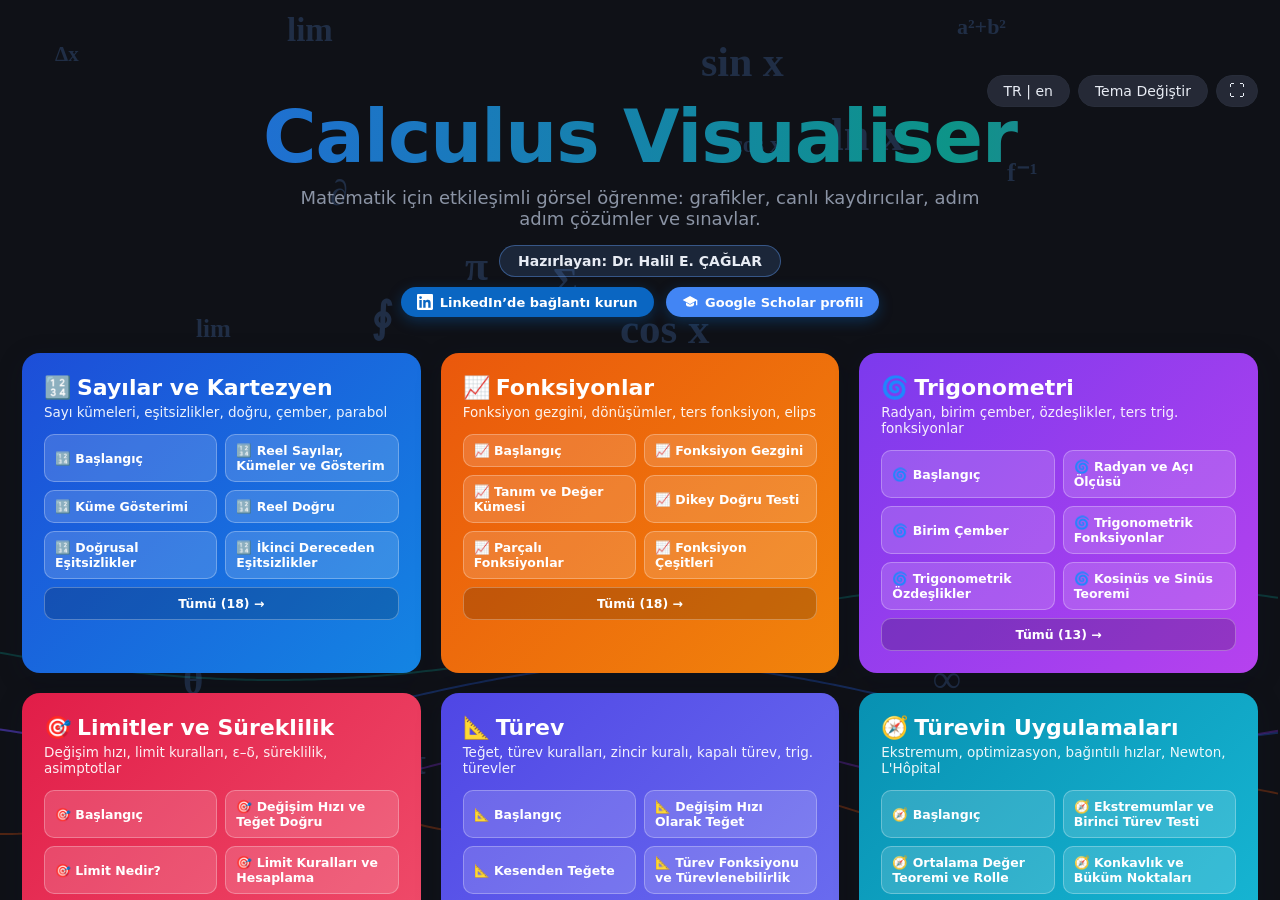
<file: index.html>
<!DOCTYPE html>
<!-- Calculus Visualiser (c) 2026 Dr. Halil Emre ÇAĞLAR. Licensed under CC BY-NC-ND 4.0: https://creativecommons.org/licenses/by-nc-nd/4.0/ . Third-party: KaTeX (MIT), Three.js (MIT). See LICENSE and THIRD_PARTY_NOTICES.md. -->
<html lang="tr" data-theme="dark">
<head>
<meta charset="UTF-8">
<title>Calculus Visualiser - HTML Preview</title>
<meta name="author" content="Dr. Halil Emre ÇAĞLAR">
<meta name="copyright" content="© 2026 Dr. Halil Emre ÇAĞLAR — CC BY-NC-ND 4.0">
<meta name="description" content="Calculus Visualiser: interactive, bilingual (TR/EN) visual learning for Calculus.">
<link rel="license" href="https://creativecommons.org/licenses/by-nc-nd/4.0/">
<meta name="viewport" content="width=device-width, initial-scale=1, minimum-scale=1, maximum-scale=5, user-scalable=yes">
<link rel="stylesheet" href="css/style.css">
<link rel="stylesheet" href="css/home.css">
<link rel="stylesheet" href="lib/katex/katex.min.css">
</head>
<body class="on-home">

<div id="homeView"><div id="homeBg"></div><div class="home-inner" id="homeContent"></div></div>

<div id="topStrip">
  <div id="appTitle">Calculus Visualiser<span id="copyrightBadge" class="copyright-badge"></span></div>
  <div class="btn-row">
    <button class="flat-btn" id="navBtn" title="Menü">☰</button>
    <button class="flat-btn" id="tabsBtn" title="Sekmeler">☷</button>
    <button class="flat-btn" id="fsBtn" title="Tam ekran">⛶</button>
    <button class="flat-btn" id="langBtn">TR | en</button>
    <button class="flat-btn" id="themeBtn">Tema Değiştir</button>
  </div>
</div>

<div id="appShell">
  <div id="chapterNav"></div>
  <div id="chapterContent">
    <div id="tabStrip"></div>
    <div id="topicHost"></div>
  </div>
</div>

<script src="lib/katex/katex.min.js"></script>
<script src="lib/three/three.min.js"></script>
<script src="js/core/typeset.js"></script>
<!-- core framework -->
<script src="js/core/i18n.js"></script>
<script src="js/core/theme.js"></script>
<script src="js/core/rng.js"></script>
<script src="js/core/graph.js"></script>
<script src="js/core/schematic.js"></script>
<script src="js/core/topics.js"></script>
<script src="js/core/aiPrompt.js"></script>
<script src="js/core/slideTools.js"></script>
<script src="js/core/view3d.js"></script>
<script src="js/core/workedExample.js"></script>
<script src="js/core/quizEngine.js"></script>
<script src="js/core/assessment.js"></script>
<script src="js/core/quizUI.js"></script>
<script src="js/core/examSet.js"></script>

<!-- Sayılar ve Kartezyen (order mirrors PreliminariesModule.vb) -->
<script src="js/topics/numbers/numberFoundations.js"></script>
<script src="js/topics/numbers/setNotation.js"></script>
<script src="js/topics/numbers/realLineOrdering.js"></script>
<script src="js/topics/numbers/linearInequality.js"></script>
<script src="js/topics/numbers/quadraticInequality.js"></script>
<script src="js/topics/numbers/absoluteValueConcept.js"></script>
<script src="js/topics/numbers/absoluteValueEquation.js"></script>
<script src="js/topics/numbers/cartesianPoints.js"></script>
<script src="js/topics/numbers/increments.js"></script>
<script src="js/topics/numbers/slope.js"></script>
<script src="js/topics/numbers/lineEquation.js"></script>
<script src="js/topics/numbers/parallelPerpendicular.js"></script>
<script src="js/topics/numbers/distance.js"></script>
<script src="js/topics/numbers/circle.js"></script>
<script src="js/topics/numbers/parabola.js"></script>
<script src="js/topics/numbers/quizBank.js"></script>

<!-- Fonksiyonlar (order mirrors FunctionsModule.vb; fnKit.js must load before the topics that use it) -->
<script src="js/topics/functions/fnKit.js"></script>
<script src="js/topics/functions/functionExplorer.js"></script>
<script src="js/topics/functions/domainRange.js"></script>
<script src="js/topics/functions/verticalLineTest.js"></script>
<script src="js/topics/functions/piecewise.js"></script>
<script src="js/topics/functions/functionTypes.js"></script>
<script src="js/topics/functions/monotonyParity.js"></script>
<script src="js/topics/functions/mathModels.js"></script>
<script src="js/topics/functions/functionCombination.js"></script>
<script src="js/topics/functions/transformations.js"></script>
<script src="js/topics/functions/ellipse.js"></script>
<script src="js/topics/functions/inverseFunction.js"></script>
<script src="js/topics/functions/exponentialFunctions.js"></script>
<script src="js/topics/functions/logarithms.js"></script>
<script src="js/topics/functions/hyperbolic.js"></script>
<script src="js/topics/functions/realLifeExamples.js"></script>
<script src="js/topics/functions/quizBank.js"></script>

<!-- Trigonometri (order mirrors TrigonometryModule.vb) -->
<script src="js/topics/trig/trigKit.js"></script>
<script src="js/topics/trig/radianMeasure.js"></script>
<script src="js/topics/trig/unitCircle.js"></script>
<script src="js/topics/trig/trigFunctions.js"></script>
<script src="js/topics/trig/trigIdentities.js"></script>
<script src="js/topics/trig/lawOfCosines.js"></script>
<script src="js/topics/trig/periodicFunctions.js"></script>
<script src="js/topics/trig/trigTransform.js"></script>
<script src="js/topics/trig/tangentAsymptote.js"></script>
<script src="js/topics/trig/inverseTrig.js"></script>
<script src="js/topics/trig/realLifeTrig.js"></script>
<script src="js/topics/trig/quizBank.js"></script>

<!-- Limitler ve Süreklilik -->
<script src="js/topics/limits/ratesTangent.js"></script>
<script src="js/topics/limits/approachingIntro.js"></script>
<script src="js/topics/limits/limitLaws.js"></script>
<script src="js/topics/limits/epsilonDelta.js"></script>
<script src="js/topics/limits/oneSidedLimits.js"></script>
<script src="js/topics/limits/removableDiscontinuity.js"></script>
<script src="js/topics/limits/jumpDiscontinuity.js"></script>
<script src="js/topics/limits/infiniteLimit.js"></script>
<script src="js/topics/limits/oscillatingLimit.js"></script>
<script src="js/topics/limits/limitsAtInfinity.js"></script>
<script src="js/topics/limits/continuityChecker.js"></script>
<script src="js/topics/limits/continuityAdvanced.js"></script>
<script src="js/topics/limits/realLifeLimits.js"></script>
<script src="js/topics/limits/quizBank.js"></script>

<!-- Türev -->
<script src="js/topics/derivatives/tangentRate.js"></script>
<script src="js/topics/derivatives/secantToTangent.js"></script>
<script src="js/topics/derivatives/differentiability.js"></script>
<script src="js/topics/derivatives/differentiationRules.js"></script>
<script src="js/topics/derivatives/higherDerivatives.js"></script>
<script src="js/topics/derivatives/derivativeExplorer.js"></script>
<script src="js/topics/derivatives/motionRates.js"></script>
<script src="js/topics/derivatives/trigDerivatives.js"></script>
<script src="js/topics/derivatives/chainRule.js"></script>
<script src="js/topics/derivatives/implicitDifferentiation.js"></script>
<script src="js/topics/derivatives/expLogDerivatives.js"></script>
<script src="js/topics/derivatives/inverseDerivatives.js"></script>
<script src="js/topics/derivatives/growthDecay.js"></script>
<script src="js/topics/derivatives/realLifeDerivatives.js"></script>
<script src="js/topics/derivatives/quizBank.js"></script>

<!-- Türevin Uygulamaları -->
<script src="js/topics/applications/extremaFirstDerivative.js"></script>
<script src="js/topics/applications/meanValueTheorem.js"></script>
<script src="js/topics/applications/concavityInflection.js"></script>
<script src="js/topics/applications/optimization.js"></script>
<script src="js/topics/applications/relatedRates.js"></script>
<script src="js/topics/applications/lHopital.js"></script>
<script src="js/topics/applications/newtonsMethod.js"></script>
<script src="js/topics/applications/linearApproximation.js"></script>
<script src="js/topics/applications/curveSketching.js"></script>
<script src="js/topics/applications/realLifeApplications.js"></script>
<script src="js/topics/applications/quizBank.js"></script>

<!-- Mühendislik Uygulamaları -->
<script src="js/topics/engineering/assumptions.js"></script>
<script src="js/topics/engineering/engStatics.js"></script>
<script src="js/topics/engineering/engDynamics.js"></script>
<script src="js/topics/engineering/engThermoFluid.js"></script>
<script src="js/topics/engineering/engMaterials.js"></script>
<script src="js/topics/engineering/quizBank.js"></script>

<!-- İntegraller -->
<script src="js/topics/integrals/areaAccumulation.js"></script>
<script src="js/topics/integrals/sigmaNotation.js"></script>
<script src="js/topics/integrals/riemannSums.js"></script>
<script src="js/topics/integrals/definiteProperties.js"></script>
<script src="js/topics/integrals/fundamentalTheorem.js"></script>
<script src="js/topics/integrals/antiderivatives.js"></script>
<script src="js/topics/integrals/substitution.js"></script>
<script src="js/topics/integrals/areaBetweenCurves.js"></script>
<script src="js/topics/integrals/realLifeIntegrals.js"></script>
<script src="js/topics/integrals/quizBank.js"></script>
<script src="js/topics/calc2/_kit.js"></script>
<script src="js/topics/calc2/_v3.js"></script>
<script src="js/topics/calc2/volumes.js"></script>
<script src="js/topics/calc2/shells.js"></script>
<script src="js/topics/calc2/arcSurface.js"></script>
<script src="js/topics/calc2/work.js"></script>
<script src="js/topics/calc2/centroid.js"></script>
<script src="js/topics/calc2/techA.js"></script>
<script src="js/topics/calc2/techB.js"></script>
<script src="js/topics/calc2/techC.js"></script>
<script src="js/topics/calc2/appsA.js"></script>
<script src="js/topics/calc2/deA.js"></script>
<script src="js/topics/calc2/deB.js"></script>
<script src="js/topics/calc2/qExisting.js"></script>
<script src="js/topics/calc2/quizBank.js"></script>
<script src="js/topics/calc2/zzorder.js"></script>

<!-- Soru Seti (40) tabs: after all quiz banks -->
<script src="js/topics/examSetTabs.js"></script>
<script src="js/core/intro.js"></script>
<script src="js/topics/intro/anims2d.js"></script>
<script src="js/topics/intro/anims3d.js"></script>
<script src="js/topics/intro/content.js"></script>
<script src="js/topics/v3attach.js"></script>
<script src="js/topics/engineering/zz3d_statics.js"></script>
<script src="js/topics/engineering/zz3d_dynamics.js"></script>
<script src="js/topics/engineering/zz3d_thermo.js"></script>
<script src="js/topics/engineering/zz3d_materials.js"></script>
<script src="js/topics/soon.js"></script>

<!-- Program Hakkında / About -->
<script src="js/core/aboutUI.js"></script>
<script src="js/topics/about/about.js"></script>

<script src="js/home.js"></script>
<script src="js/main.js"></script>
</body>
</html>
</file>
<file: css/style.css>
/* Calculus Visualiser - HTML preview
   Mirrors the desktop app's palette and layout (Core/ThemeManager.vb, Core/WorkedExampleControlBase.vb). */

:root[data-theme="dark"] {
  --bg: #0f1117;
  --panel-bg: #161921;
  --control-bg: #252936;
  --control-bg-hover: #2e3342;
  --fg: #e8ecf4;
  --subtle-fg: #8b94a5;
  --graph-bg: #0d0f14;
  --grid: #282d3a;
  --axis: #7d8798;
  --accent: #63a2ff;
  --accent-fg: #ffffff;
  --border: #282d3a;
  --good: #3ecf6a;
  --bad: #ff6b6b;
  --warn: #e8a33d;
}

:root[data-theme="light"] {
  --bg: #f3f5f9;
  --panel-bg: #ffffff;
  --control-bg: #e8ecf4;
  --control-bg-hover: #dde2ee;
  --fg: #161c2d;
  --subtle-fg: #5f697d;
  --graph-bg: #ffffff;
  --grid: #e5e9f1;
  --axis: #465064;
  --accent: #2563eb;
  --accent-fg: #ffffff;
  --border: #e5e9f1;
  --good: #1a9850;
  --bad: #d33d3d;
  --warn: #b5760c;
}

* { box-sizing: border-box; }

html, body {
  margin: 0;
  padding: 0;
  height: 100%;
  background: var(--bg);
  color: var(--fg);
  font-family: "Segoe UI", "Segoe UI Semibold", system-ui, sans-serif;
  font-size: 14px;
}

button, select, input {
  font-family: inherit;
  font-size: inherit;
  color: var(--fg);
}

/* ---------------- top strip ---------------- */

#topStrip {
  height: 56px;
  display: flex;
  align-items: center;
  justify-content: space-between;
  padding: 0 16px;
  border-bottom: 1px solid var(--border);
  background: var(--panel-bg);
  flex-shrink: 0;
}

#appTitle {
  font-size: 17px;
  font-weight: 600;
  color: var(--accent);
}

.copyright-badge {
  display: inline-block;
  margin-left: 14px;
  font-size: 11px;
  font-weight: 400;
  color: var(--subtle-fg);
  vertical-align: middle;
}

/* ---------------- about / copyright page ---------------- */

.about-root {
  max-width: 880px;
  padding: 28px 32px 60px;
}
.about-root h1 {
  font-size: 22px;
  margin: 0 0 6px;
  color: var(--accent);
}
.about-byline {
  color: var(--subtle-fg);
  font-size: 13px;
  margin: 0 0 26px;
}
.about-section {
  margin-bottom: 20px;
  padding-bottom: 18px;
  border-bottom: 1px solid var(--border);
}
.about-section:last-of-type { border-bottom: none; }
.about-section h3 {
  font-size: 14px;
  margin: 0 0 8px;
  color: var(--fg);
}
.about-section p {
  margin: 0;
  line-height: 1.65;
  font-size: 13.5px;
  color: var(--fg);
}
.about-section a { color: var(--accent); }
.about-list { margin: 8px 0; padding-left: 20px; font-size: 13.5px; line-height: 1.6; }
.about-details { margin-top: 8px; font-size: 12.5px; }
.about-details summary { cursor: pointer; color: var(--accent); }
.about-details pre { white-space: pre-wrap; background: var(--control-bg); border: 1px solid var(--border); border-radius: 8px; padding: 10px 12px; font-size: 11.5px; line-height: 1.5; margin-top: 6px; }
.about-byline a { color: var(--accent); }
.about-footer {
  margin-top: 24px;
  font-size: 12.5px;
  color: var(--subtle-fg);
  font-style: italic;
}

#topStrip .btn-row {
  display: flex;
  gap: 8px;
}

.flat-btn {
  border: none;
  border-radius: 8px;
  background: var(--control-bg);
  color: var(--fg);
  padding: 9px 16px;
  cursor: pointer;
  font-size: 13px;
  transition: background 0.12s ease;
}
.flat-btn:hover { background: var(--control-bg-hover); }
.flat-btn:active { filter: brightness(0.92); }
.flat-btn.primary {
  background: var(--accent);
  color: var(--accent-fg);
  font-weight: 600;
}
.flat-btn.primary:hover { filter: brightness(1.08); }
.flat-btn.active {
  background: var(--accent);
  color: var(--accent-fg);
}
.flat-btn:disabled { opacity: 0.45; cursor: default; }

/* ---------------- app shell ---------------- */

#appShell {
  display: flex;
  height: calc(100% - 56px);
  overflow: hidden;
}

#chapterNav {
  width: 220px;
  flex-shrink: 0;
  background: var(--panel-bg);
  border-right: 1px solid var(--border);
  overflow-y: auto;
  padding: 8px 0;
}

.nav-item {
  padding: 13px 22px;
  cursor: pointer;
  color: var(--fg);
  border-left: 4px solid transparent;
  user-select: none;
}
.nav-item:hover { background: rgba(128,128,128,0.08); }
.nav-item.selected {
  background: color-mix(in srgb, var(--accent) 14%, transparent);
  border-left-color: var(--accent);
  color: var(--accent);
  font-weight: 600;
}

#chapterContent {
  flex: 1;
  display: flex;
  flex-direction: column;
  overflow: hidden;
}

/* ---------------- tab strip ---------------- */

#tabStrip {
  display: flex;
  flex-wrap: wrap;
  background: var(--panel-bg);
  border-bottom: 1px solid var(--border);
  padding: 0 6px;
  flex-shrink: 0;
}

.tab-item {
  padding: 11px 16px;
  cursor: pointer;
  color: var(--subtle-fg);
  border-bottom: 3px solid transparent;
  white-space: nowrap;
  user-select: none;
}
.tab-item:hover { color: var(--fg); }
.tab-item.selected {
  color: var(--accent);
  border-bottom-color: var(--accent);
  font-weight: 600;
}

#topicHost {
  flex: 1;
  overflow: auto;
  position: relative;
}

/* ---------------- worked-example layout ---------------- */

.we-root { display: flex; flex-direction: column; min-height: 100%; }
.we-top { display: flex; flex: 1; min-height: 520px; overflow-x: auto; }

.we-col-left {
  width: 360px;
  flex-shrink: 0;
  padding: 16px;
  overflow-y: auto;
  border-right: 1px solid var(--border);
}
.we-col-left h3, .we-col-right h3 {
  margin: 0 0 10px 0;
  font-size: 14px;
  font-weight: 700;
}
.we-problem {
  border-left: 3px solid var(--accent);
  background: var(--control-bg);
  border-radius: 4px;
  padding: 10px 12px;
  margin-bottom: 16px;
}
.we-problem h3 { margin: 0 0 6px 0; color: var(--accent); }
.we-problem-text { font-weight: 700; line-height: 1.5; white-space: pre-line; }
.we-concept {
  white-space: pre-line;
  line-height: 1.55;
  font-size: 14px;
}

.we-col-center {
  flex: 1 0 320px;
  min-width: 320px;
  position: relative;
  background: var(--graph-bg);
}
.we-col-center canvas { display: block; width: 100%; height: 100%; }

.we-col-right {
  width: 280px;
  flex-shrink: 0;
  padding: 16px;
  overflow-y: auto;
  border-left: 1px solid var(--border);
}

.we-slider-block { margin-bottom: 16px; }
.we-slider-caption { font-size: 13px; margin-bottom: 2px; }
.we-slider-value { font-weight: 700; color: var(--accent); margin-bottom: 4px; }

.we-slider {
  -webkit-appearance: none;
  appearance: none;
  width: 100%;
  height: 4px;
  border-radius: 2px;
  background: var(--grid);
  outline: none;
}
.we-slider::-webkit-slider-thumb {
  -webkit-appearance: none;
  width: 18px; height: 18px;
  border-radius: 50%;
  background: var(--accent);
  border: 2px solid var(--panel-bg);
  cursor: pointer;
  box-shadow: 0 0 0 1px var(--grid);
}
.we-slider::-moz-range-thumb {
  width: 18px; height: 18px; border-radius: 50%;
  background: var(--accent); border: 2px solid var(--panel-bg); cursor: pointer;
}

.we-checkbox-row, .we-radio-row { display: flex; align-items: center; gap: 8px; margin-bottom: 10px; font-size: 13px; }

.we-btn-block { margin-top: 6px; }
.we-btn-block .flat-btn { width: 100%; margin-bottom: 10px; display: block; }

select.we-select {
  width: 100%;
  background: var(--control-bg);
  border: 1px solid var(--border);
  border-radius: 6px;
  padding: 8px;
}

/* ---------------- steps panel ---------------- */

.we-steps-panel {
  border-top: 1px solid var(--border);
  background: var(--panel-bg);
  padding: 16px;
  display: none;
}
.we-steps-panel.visible { display: block; }
.we-steps-header {
  display: flex;
  align-items: center;
  gap: 10px;
  margin-bottom: 12px;
  flex-wrap: wrap;
}
.we-steps-header h3 { margin: 0; margin-right: 8px; }
.we-steps-counter { color: var(--subtle-fg); font-size: 13px; }

.we-step-card {
  background: var(--control-bg);
  border-left: 4px solid var(--accent);
  border-radius: 4px;
  padding: 10px 14px;
  margin-bottom: 8px;
  line-height: 1.5;
}

/* ---------------- quiz ---------------- */

.quiz-root { padding: 20px; max-width: 900px; }
.quiz-top-row { display: flex; gap: 10px; align-items: center; flex-wrap: wrap; margin-bottom: 14px; }
.quiz-top-row input[type=text] {
  background: var(--control-bg); border: 1px solid var(--border); border-radius: 6px;
  padding: 8px 10px; color: var(--fg);
}
.quiz-progress { color: var(--subtle-fg); margin-bottom: 6px; }
.quiz-question { font-size: 16px; font-weight: 700; margin: 10px 0 14px; }
.quiz-option {
  display: block;
  width: 100%;
  text-align: left;
  padding: 10px 14px;
  margin-bottom: 8px;
  border-radius: 8px;
  border: 1px solid var(--border);
  background: var(--control-bg);
  cursor: pointer;
}
.quiz-option:hover { background: var(--control-bg-hover); }
.quiz-option.correct { border-color: var(--good); background: color-mix(in srgb, var(--good) 18%, var(--control-bg)); }
.quiz-option.wrong { border-color: var(--bad); background: color-mix(in srgb, var(--bad) 18%, var(--control-bg)); }
.quiz-option[disabled] { cursor: default; }
.quiz-feedback { margin: 12px 0; padding: 10px 14px; border-radius: 8px; background: var(--control-bg); }
.quiz-feedback.correct { color: var(--good); }
.quiz-feedback.wrong { color: var(--bad); }
.quiz-note { color: var(--warn); margin-top: 6px; }
.quiz-actions { margin-top: 14px; display: flex; gap: 10px; }
.quiz-result-row { padding: 6px 0; border-bottom: 1px solid var(--border); }

/* scrollbars, subtle */
::-webkit-scrollbar { width: 10px; height: 10px; }
::-webkit-scrollbar-thumb { background: var(--grid); border-radius: 6px; }
::-webkit-scrollbar-track { background: transparent; }

.about-note { color: var(--subtle-fg); font-size: 12px; }
</file>
<file: css/home.css>
﻿/* Welcome / home page + animated chapter buttons (style inspired by MechTestStudio) */
:root { --ch: var(--accent); }
body.on-home #topStrip, body.on-home #appShell { display: none; }
body:not(.on-home) #homeView { display: none; }

#homeView { position: fixed; inset: 0; overflow-y: auto; overflow-x: hidden; isolation: isolate; background: var(--bg); }
#homeBg { position: fixed; inset: 0; z-index: -1; overflow: hidden; pointer-events: none; }
#homeBg canvas { position: absolute; inset: 0; width: 100%; height: 100%; }
#homeBg span { position: absolute; font-weight: 700; color: var(--accent); opacity: .2; animation: hFloat linear infinite;
  transition: transform .25s ease-out; font-family: Cambria, Georgia, serif; will-change: transform; }
@keyframes hFloat { 0% { translate: 0 0; rotate: 0deg } 50% { translate: 18px -26px; rotate: 8deg } 100% { translate: 0 0; rotate: 0deg } }

.home-inner { max-width: 1560px; margin: 0 auto; padding: 34px 22px 60px; position: relative; }
.home-top { display: flex; justify-content: flex-end; gap: 8px; margin-bottom: 6px; position: relative; top: 4.5vh; }
.home-top #hFs { padding: 7px 12px; font-size: 16px; line-height: 1; }
.home-top button { background: var(--control-bg); border: 1px solid var(--border); border-radius: 999px; padding: 7px 16px; cursor: pointer;
  transition: transform .18s cubic-bezier(.2,.8,.2,1), background .18s; }
.home-top button:hover { background: var(--control-bg-hover); transform: translateY(-2px) scale(1.04); }
.home-top button:active { transform: scale(.95); }

.home-hero { text-align: center; padding: 22px 0 6px; }
.home-hero h1 { font-size: clamp(37px, 7.7vw, 73px); margin: 0 0 8px; letter-spacing: -1px; font-weight: 800;
  background: linear-gradient(90deg, #2563eb, #0d9488, #9333ea, #ea580c, #2563eb); background-size: 300% 100%;
  -webkit-background-clip: text; background-clip: text; color: transparent; animation: hIn .7s both, hShine 9s linear infinite; }
@keyframes hShine { to { background-position: 300% 0 } }
.home-hero .lead { font-size: clamp(14px, 2.2vw, 18px); color: var(--subtle-fg); margin: 0 auto 10px; max-width: 720px; animation: hIn .7s .1s both; }
.home-hero .author { display: inline-block; margin-top: 6px; padding: 7px 18px; border-radius: 999px; font-weight: 600;
  background: rgba(99,162,255,.15); border: 1px solid rgba(99,162,255,.4);
  animation: hIn .7s .2s both; }
@keyframes hIn { from { opacity: 0; transform: translateY(18px) scale(.98) } to { opacity: 1; transform: none } }

.hbig { display: grid; grid-template-columns: repeat(2, 1fr); gap: 20px; margin-top: 30px; }
@media (min-width: 1100px) { .hbig { grid-template-columns: repeat(3, 1fr); } }
@media (max-width: 640px) { .hbig { grid-template-columns: 1fr; } }
.hbig > *, .hsmall > * { animation: hIn .6s cubic-bezier(.2,.8,.2,1) both; }
.hbig > :nth-child(4) { animation-delay: .49s } .hbig > :nth-child(1) { animation-delay: .25s } .hbig > :nth-child(2) { animation-delay: .33s } .hbig > :nth-child(3) { animation-delay: .41s }
.hsmall > :nth-child(1) { animation-delay: .5s }

.hcard { position: relative; overflow: hidden; border-radius: 18px; padding: 22px; cursor: pointer; color: #fff;
  background-size: 160% 160% !important; box-shadow: 0 6px 24px rgba(15,23,42,.25); user-select: none; -webkit-tap-highlight-color: transparent;
  transition: transform .25s cubic-bezier(.2,.8,.2,1), box-shadow .25s, background-position .6s; }
.hcard:hover { transform: translateY(-6px) scale(1.012); box-shadow: 0 18px 40px rgba(15,23,42,.38); background-position: 100% 100%; }
.hcard:active { transform: scale(.975); transition-duration: .1s; }
.hcard::after { content: ""; position: absolute; inset: 0; pointer-events: none; opacity: 0; transition: opacity .25s;
  background: radial-gradient(420px circle at var(--mx, 50%) var(--my, 50%), rgba(255,255,255,.24), transparent 45%); }
.hcard:hover::after { opacity: 1; }
.hcard::before { content: ""; position: absolute; top: 0; left: -60%; width: 40%; height: 100%; pointer-events: none;
  background: linear-gradient(100deg, transparent, rgba(255,255,255,.2), transparent); transform: skewX(-18deg); }
.hcard:hover::before { animation: hSweep .9s ease; }
@keyframes hSweep { to { left: 130% } }
.hcard h2 { margin: 0 0 4px; font-size: 22px; color: #fff; }
.hcard p { margin: 0 0 14px; opacity: .92; font-size: 13.5px; }
.ic { display: inline-block; font-style: normal; transition: transform .35s cubic-bezier(.3,1.6,.5,1); }
.hcard h2 .ic { animation: hBob 3.2s ease-in-out infinite; margin-right: 6px; }
.hcard:hover h2 .ic { animation: hWiggle .9s ease-in-out infinite; }
@keyframes hBob { 0%,100% { transform: translateY(0) } 50% { transform: translateY(-3px) } }
@keyframes hWiggle { 0%,100% { transform: rotate(0) scale(1.1) } 25% { transform: rotate(-14deg) scale(1.2) } 75% { transform: rotate(14deg) scale(1.2) } }

.hchips { display: grid; grid-template-columns: 1fr 1fr; gap: 8px; }
.hchip { text-align: left; background: rgba(255,255,255,.15); color: #fff; border: 1px solid rgba(255,255,255,.28); border-radius: 10px;
  padding: 8px 10px; font-size: 12.5px; font-weight: 600; cursor: pointer; line-height: 1.2;
  transition: transform .18s, background .18s, box-shadow .18s; }
.hchip:hover { background: rgba(255,255,255,.3); transform: translateY(-3px) scale(1.03); box-shadow: 0 6px 16px rgba(0,0,0,.25); }
.hchip:active { transform: scale(.96); }
.hchip:hover .ic { transform: scale(1.4) rotate(-12deg); }
.hchip.more { grid-column: 1 / -1; text-align: center; background: rgba(0,0,0,.18); }

.hsmall { display: grid; grid-template-columns: 1fr; gap: 20px; margin-top: 20px; }
.hcard.wide { display: flex; align-items: center; justify-content: space-between; gap: 16px; padding: 18px 22px; }
.hcard.wide h2 { margin: 0; } .hcard.wide p { margin: 4px 0 0; }
.home-foot { text-align: center; color: var(--subtle-fg); font-size: 12.5px; margin-top: 34px; animation: hIn .7s .6s both; }

/* ---------- animated chapter buttons in the app sidebar ---------- */
#chapterNav { padding: 12px 10px; display: flex; flex-direction: column; gap: 8px; }
.nav-item { position: relative; overflow: hidden; display: flex; align-items: center; gap: 10px; border-left: 0 !important;
  border-radius: 14px; padding: 12px 14px; background: var(--control-bg); border: 1px solid transparent;
  transition: transform .2s cubic-bezier(.2,.8,.2,1), background .2s, box-shadow .2s, border-color .2s; -webkit-tap-highlight-color: transparent; }
.nav-item .ni { font-size: 18px; transition: transform .35s cubic-bezier(.3,1.6,.5,1); }
.nav-item:hover { transform: translateX(3px) scale(1.03); background: var(--control-bg-hover); box-shadow: 0 6px 18px rgba(0,0,0,.25); }
.nav-item:hover .ni { transform: scale(1.3) rotate(-10deg); }
.nav-item:active { transform: scale(.96); transition-duration: .08s; }
.nav-item.selected { color: #fff !important; background: linear-gradient(135deg, var(--ch), var(--ch2, var(--ch))) !important;
  box-shadow: 0 8px 20px rgba(0,0,0,.3); border-color: transparent; }
.tab-item { transition: transform .15s, color .15s, background .15s; }
.tab-item:hover { transform: translateY(-1px); }
.tab-item:active { transform: scale(.96); }
.flat-btn { transition: transform .15s, background .15s; } .flat-btn:hover { transform: translateY(-1px) scale(1.03); } .flat-btn:active { transform: scale(.95); }
#appTitle { cursor: pointer; transition: transform .2s; display: inline-block; } #appTitle:hover { transform: scale(1.03); }

/* ---------- collapsible menus ---------- */
#chapterNav, #tabStrip { transition: width .3s cubic-bezier(.2,.8,.2,1), max-height .3s cubic-bezier(.2,.8,.2,1), padding .3s, opacity .25s, border-width .3s; }
#chapterNav.collapsed { width: 0 !important; padding-left: 0 !important; padding-right: 0 !important; opacity: 0; overflow: hidden; border-right-width: 0; }
#tabStrip { max-height: 400px; }
#tabStrip.collapsed { max-height: 0 !important; padding-top: 0; padding-bottom: 0; opacity: 0; overflow: hidden; border-bottom-width: 0; }
.flat-btn.off { background: var(--accent); color: var(--accent-fg); }
#navBtn, #tabsBtn, #fsBtn { font-size: 15px; padding: 7px 11px; }
#fsBtn.off { background: var(--accent); color: var(--accent-fg); }
@media (max-width: 900px) {
  #chapterNav.collapsed { width: auto !important; max-height: 0 !important; padding-top: 0 !important; padding-bottom: 0 !important; border-bottom-width: 0; }
  #chapterNav { max-height: 120px; }
}
@media (prefers-reduced-motion: reduce) { #homeView *, .nav-item, .nav-item * { animation: none !important; transition: none !important; } }

/* ---------- phone / tablet layout: natural page scroll, graph first, compact menus ---------- */
html, body { touch-action: pan-x pan-y pinch-zoom; }
.flat-btn, #topStrip .btn-row button { white-space: nowrap; }
@media (max-width: 900px) {
  html, body { height: auto; min-height: 100%; }
  #topStrip { height: auto; min-height: 44px; padding: 6px 10px; gap: 8px; }
  #appTitle { font-size: 15px; white-space: nowrap; }
  .copyright-badge { display: none; }
  .flat-btn { padding: 7px 10px; font-size: 12px; }
  #appShell { display: block; height: auto; overflow: visible; }
  #chapterContent { display: block; overflow: visible; }
  #chapterNav { width: auto; flex-direction: row; overflow-x: auto; overflow-y: hidden; border-right: 0; border-bottom: 1px solid var(--border);
    padding: 8px; gap: 8px; -webkit-overflow-scrolling: touch; scrollbar-width: none; }
  #chapterNav::-webkit-scrollbar, #tabStrip::-webkit-scrollbar { display: none; }
  .nav-item { flex: 0 0 auto; padding: 8px 12px; font-size: 13px; border-radius: 12px; white-space: nowrap; }
  .nav-item .ni { font-size: 16px; }
  #tabStrip { flex-wrap: nowrap; overflow-x: auto; -webkit-overflow-scrolling: touch; scrollbar-width: none; padding: 0 4px; }
  .tab-item { flex: 0 0 auto; padding: 9px 12px; font-size: 13px; }
  #topicHost { overflow: visible; }
  .we-root { min-height: 0; }
  .we-top { flex-direction: column; min-height: 0; overflow: visible; }
  .we-top { flex-direction: column; }
  .we-col-center { order: 1; flex: none; min-width: 0; width: 100%; max-width: none; height: auto; aspect-ratio: 1 / 1; min-height: 0; align-self: stretch; }
  /* right column dissolves so controls, question/topic and the AI box can be ordered: graph, controls, question+topic, AI box */
  .we-col-right { display: contents; }
  .we-col-right > h3, .we-col-right > [data-role="controlsHost"], .we-col-right > .we-btn-block { order: 2; margin-left: 14px; margin-right: 14px; }
  .we-col-right > h3 { margin-top: 12px; }
  .we-col-left { order: 3; width: 100%; border-right: 0; border-top: 1px solid var(--border); overflow: visible; padding: 12px 14px; }
  .we-col-right > [data-role="aiHost"] { order: 4; margin: 0 14px 14px; }
  .we-slider { height: 6px; }
  .we-slider::-webkit-slider-thumb { width: 26px; height: 26px; }
  .we-slider::-moz-range-thumb { width: 26px; height: 26px; }
  .we-col-right button, .we-col-right select { min-height: 42px; }
  .we-steps-panel { margin: 0; }
  .quiz-root, .about-root { padding: 14px; }
  .home-inner { padding: 18px 14px 40px; }
}

/* the canvas must never drive its container's height (prevents resize feedback growth) */
.we-col-center { overflow: hidden; }
.we-col-center canvas { position: absolute; inset: 0; width: 100%; height: 100%; }

.gz-ctrl { position: absolute; right: 10px; bottom: 10px; display: flex; flex-direction: column; gap: 6px; z-index: 3; }
.gz-ctrl button { width: 38px; height: 38px; border-radius: 12px; border: 1px solid var(--border); background: color-mix(in srgb, var(--panel-bg) 85%, transparent);
  color: var(--fg); font-size: 18px; line-height: 1; cursor: pointer; backdrop-filter: blur(6px); -webkit-backdrop-filter: blur(6px);
  transition: transform .15s, background .15s; }
.gz-ctrl button:hover { background: var(--control-bg-hover); transform: scale(1.08); }
.gz-ctrl button:active { transform: scale(.92); }

/* ---------- AI prompt box ---------- */
.ai-box { margin-top: 16px; padding: 12px; border-radius: 14px; border: 1px solid var(--border);
  background: linear-gradient(135deg, rgba(124,58,237,.12), rgba(14,165,233,.12)); }
.ai-title { font-weight: 700; margin-bottom: 8px; }
.ai-row { display: flex; flex-direction: column; gap: 8px; }
.ai-btn { text-align: left; border: 1px solid var(--border); border-radius: 11px; padding: 10px 12px; cursor: pointer; background: var(--control-bg);
  transition: transform .15s, background .15s, box-shadow .15s; }
.ai-btn:hover { background: var(--control-bg-hover); transform: translateY(-2px); box-shadow: 0 6px 16px rgba(0,0,0,.2); }
.ai-btn:active { transform: scale(.97); }
.ai-btn.done { background: var(--good); color: #fff; border-color: transparent; }
.ai-links { margin-top: 10px; font-size: 12.5px; color: var(--subtle-fg); display: flex; flex-wrap: wrap; gap: 8px; align-items: center; }
.ai-links a { color: var(--accent); text-decoration: none; font-weight: 600; padding: 3px 9px; border-radius: 999px; border: 1px solid var(--border); }
.ai-links a:hover { background: var(--control-bg-hover); }

/* ---------- question-set (exam) tab ---------- */
.es-tools, .es-actions, .es-row { display: flex; flex-wrap: wrap; gap: 8px; margin: 10px 0; align-items: center; }
.es-topics { display: grid; grid-template-columns: repeat(auto-fill, minmax(230px, 1fr)); gap: 8px; max-width: 900px; margin: 8px 0 12px; }
.es-topic { display: flex; align-items: center; gap: 6px; padding: 9px 12px; border: 1px solid var(--border); border-radius: 12px; background: var(--control-bg);
  cursor: pointer; transition: transform .15s, background .15s; user-select: none; }
.es-topic:hover { transform: translateY(-2px); background: var(--control-bg-hover); }
.es-topic.on { border-color: var(--accent); background: rgba(99,162,255,.14); }
.es-title { margin-left: 6px; padding: 7px 10px; border-radius: 8px; border: 1px solid var(--border); background: var(--control-bg); min-width: 260px; }
.es-status { color: var(--subtle-fg); margin: 6px 0; }

/* ---------- print layout (question paper / answer key) ---------- */
#printArea { display: none; }
@media print {
  @page { size: A4; margin: 12mm; }
  body.printing > *:not(#printArea) { display: none !important; }
  body.printing { background: #fff !important; color: #000 !important; height: auto !important; overflow: visible !important; }
  html { height: auto !important; background: #fff !important; }
  body.printing #printArea { display: block !important; color: #000; background: #fff; font-family: "Segoe UI", Arial, sans-serif; font-size: 12pt; line-height: 1.4; }
  .pr-head { text-align: center; border-bottom: 2px solid #000; padding-bottom: 6px; margin-bottom: 8px; }
  .pr-title { font-size: 16pt; font-weight: 700; }
  .pr-sub { font-size: 12pt; margin-top: 2px; }
  .pr-info { display: flex; justify-content: space-between; gap: 10px; margin: 8px 0 4px; font-size: 12pt; }
  .pr-note { font-size: 12pt; font-style: italic; margin-bottom: 8px; }
  .pr-cols { column-count: 2; column-gap: 9mm; column-rule: 1px solid #bbb; }
  .pr-q, .pr-k { break-inside: avoid; page-break-inside: avoid; margin-bottom: 9px; }
  .pr-qt { margin-bottom: 3px; }
  .pr-img { display: block; max-width: 100%; max-height: 46mm; width: auto; height: auto; border: 1px solid #999; margin: 3px 0; }
  .pr-opts div { padding-left: 4mm; }
  .pr-summary { display: grid; grid-template-columns: repeat(10, 1fr); gap: 3px 6px; margin: 8px 0 12px; padding: 6px; border: 1px solid #000; font-size: 12pt; }
  .pr-ans { white-space: nowrap; }
  .pr-detail { column-count: 2; column-gap: 9mm; column-rule: 1px solid #bbb; font-size: 12pt; }
  .pr-k { border-bottom: 1px dotted #999; padding-bottom: 5px; }
  .pr-right { font-weight: 700; }
  .pr-correct { margin: 3px 0; }
  .pr-steps { margin: 2px 0 0 14px; padding: 0; }
  .pr-steps li { margin: 1px 0; }
  body.printing #printArea .katex { font-size: 1.02em; }
}

/* ---------- graph window is always square (height = width) on wide screens ---------- */
@media (min-width: 1101px) {
  .we-top { align-items: flex-start; }
  .we-col-center { align-self: flex-start; flex: 1 1 0; height: auto; aspect-ratio: 1 / 1; min-width: 320px; max-width: none; }
  .we-col-left, .we-col-right { align-self: stretch; }
}

@media (max-width: 900px) {
  #topStrip { flex-wrap: wrap; }
  #topStrip .btn-row { flex-wrap: wrap; justify-content: flex-end; gap: 6px; max-width: 100%; }
  #topStrip .flat-btn { padding: 6px 9px; }
}

.es-sizes { margin: 12px 0 6px; }
.es-sizes-label { font-weight: 700; margin-bottom: 8px; }
.es-size-group { display: flex; flex-wrap: wrap; gap: 8px; }
.es-size { padding: 10px 18px; border-radius: 999px; border: 1px solid var(--border); background: var(--control-bg); cursor: pointer; font-weight: 600;
  transition: transform .15s, background .15s, box-shadow .15s; }
.es-size:hover { transform: translateY(-2px); background: var(--control-bg-hover); }
.es-size:active { transform: scale(.95); }
.es-size.on { background: var(--accent); color: var(--accent-fg); border-color: transparent; box-shadow: 0 6px 16px rgba(37,99,235,.35); }

.li-link { display: inline-flex; align-items: center; gap: 7px; margin-top: 10px; padding: 7px 16px; border-radius: 999px; font-weight: 600; font-size: 13px;
  color: #fff; background: #0a66c2; text-decoration: none; box-shadow: 0 4px 14px rgba(10,102,194,.35); animation: hIn .7s .3s both;
  transition: transform .18s cubic-bezier(.2,.8,.2,1), box-shadow .18s, background .18s; }
.li-link:hover { transform: translateY(-2px) scale(1.05); background: #0b78e0; box-shadow: 0 8px 20px rgba(10,102,194,.5); }
.li-link:active { transform: scale(.95); }

/* ---------- dual panel (x-y graph + schematic side by side) ---------- */
.we-dual { display: flex; }
.we-dual .we-pane { position: relative; flex: 1 1 0; min-width: 0; aspect-ratio: 1 / 1; overflow: hidden; }
.we-dual .we-pane canvas { position: absolute; inset: 0; width: 100%; height: 100%; }
.we-dual .we-pane-schem { border-left: 1px solid var(--border); }
@media (min-width: 1101px) { .we-col-center.we-dual { aspect-ratio: 2 / 1; min-width: 320px; } }
@media (max-width: 900px) { .we-col-center.we-dual { flex-direction: column; aspect-ratio: 1 / 2; } .we-dual .we-pane-schem { border-left: 0; border-top: 1px solid var(--border); } }

.we-col-center.we-dual.we-stack { flex-direction: column; aspect-ratio: 1 / 2; }
.we-dual.we-stack .we-pane-schem { border-left: 0; border-top: 1px solid var(--border); }

/* dual-panel tabs: slimmer side columns so the two squares fit side by side on laptop screens */
@media (min-width: 1101px) {
  .we-top:has(.we-dual) .we-col-left { width: clamp(340px, 26vw, 450px); }
  .we-top:has(.we-dual) .we-col-right { width: 270px; }
}

/* ---------- graph: fit-to-window (full screen) ---------- */
body.gz-lock { overflow: hidden; }
.gz-full { position: fixed !important; inset: 0 !important; z-index: 4000; width: 100vw !important; height: 100vh !important; min-width: 0 !important; min-height: 0 !important; max-width: none !important; aspect-ratio: auto !important;
  background: var(--graph-bg); border: 0 !important; }
.gz-full canvas { position: absolute; inset: 0; width: 100%; height: 100%; }
.gz-full .gz-ctrl { right: 16px; bottom: 16px; }
.gz-float { position: absolute; left: 14px; bottom: 14px; z-index: 5; width: min(360px, calc(100% - 100px)); max-height: 60%; overflow: auto; padding: 12px 14px; border-radius: 14px;
  background: color-mix(in srgb, var(--panel-bg) 88%, transparent); border: 1px solid var(--border); backdrop-filter: blur(8px); -webkit-backdrop-filter: blur(8px); }
.gz-float .we-btn-block { margin-top: 8px; }
.we-col-center.we-dual:has(.gz-full) { aspect-ratio: auto; }

/* ---------- worked-example columns: Konu (left, 1.5x wider) | graph | right column (question, controls, tools, AI) ---------- */
@media (min-width: 1101px) {
  .we-col-left { width: clamp(380px, 31vw, 540px); }
  .we-col-right { width: 300px; display: flex; flex-direction: column; }
  .we-col-right > .we-problem { margin-bottom: 14px; }
  .we-col-right > [data-role="toolsHost"], .we-col-right > [data-role="aiHost"] { margin-top: 12px; }
}
/* narrower than 1100px: one column (graph, question + controls, topic text, tools, AI box) */
@media (max-width: 1100px) {
  .we-top { flex-direction: column; min-height: 0; overflow: visible; align-items: stretch; }
  .we-col-center { order: 1; flex: none; min-width: 0; width: 100%; max-width: none; height: auto; aspect-ratio: 1 / 1; min-height: 0; align-self: stretch; }
  .we-col-center.we-dual { aspect-ratio: 1 / 2; flex-direction: column; }
  .we-dual .we-pane-schem { border-left: 0; border-top: 1px solid var(--border); }
  .we-col-right { display: contents; }
  .we-col-right > .we-problem, .we-col-right > h3, .we-col-right > [data-role="controlsHost"], .we-col-right > .we-btn-block { order: 2; margin-left: 14px; margin-right: 14px; }
  .we-col-right > .we-problem { margin-top: 12px; }
  .we-col-left { order: 3; width: 100%; border-right: 0; border-top: 1px solid var(--border); overflow: visible; padding: 12px 14px; }
  .we-col-right > [data-role="toolsHost"] { order: 4; margin: 12px 14px 0; }
  .we-col-right > [data-role="aiHost"] { order: 5; margin: 12px 14px 14px; }
}

/* ---------- slide tools (right column) ---------- */
.st-root { border: 1px solid var(--border); border-radius: 14px; background: var(--control-bg); overflow: hidden; }
.st-head { display: flex; justify-content: space-between; align-items: center; padding: 10px 12px; cursor: pointer; font-weight: 700; user-select: none; }
.st-chev { transition: transform .2s; } .st-root.closed .st-chev { transform: rotate(-90deg); }
.st-root.closed .st-body { display: none; }
.st-body { padding: 0 10px 10px; display: flex; flex-direction: column; gap: 8px; }
.st-root .sg { border-top: 1px solid var(--border); padding-top: 6px; }
.st-root .sl { font-size: 11.5px; text-transform: uppercase; letter-spacing: .04em; color: var(--subtle-fg); cursor: pointer; padding: 2px 0 5px; user-select: none; display: flex; justify-content: space-between; }
.st-root .sg.coll .sl::after { content: '▾'; transition: transform .2s; }
.st-root .sg.closed .sl::after { transform: rotate(-90deg); }
.st-root .sg.closed > :not(.sl) { display: none; }
.st-root .two { display: flex; flex-wrap: wrap; gap: 6px; }
.st-root .btn { border: 1px solid var(--border); background: var(--panel-bg); color: var(--fg); border-radius: 9px; padding: 6px 9px; cursor: pointer; font-size: 12.5px;
  transition: transform .15s, background .15s; }
.st-root .btn:hover { background: var(--control-bg-hover); transform: translateY(-1px); }
.st-root .btn:active { transform: scale(.95); }
.st-root .btn.pri { background: var(--accent); color: var(--accent-fg); border-color: transparent; }
.st-root .cols { display: flex; gap: 6px; margin: 6px 0; }
.st-root .sw { width: 22px; height: 22px; border-radius: 50%; border: 2px solid transparent; cursor: pointer; }
.st-root .sw.on { border-color: var(--fg); box-shadow: 0 0 0 2px var(--panel-bg) inset; }
.st-root .tm { font-size: 22px; font-weight: 700; font-variant-numeric: tabular-nums; cursor: pointer; margin: 2px 0 6px; }
.st-root .tm.warn { color: var(--warn); } .st-root .tm.over { color: var(--bad); }
.st-root select { background: var(--panel-bg); border: 1px solid var(--border); border-radius: 9px; padding: 5px; }
.st-inkcv { position: absolute; left: 0; top: 0; z-index: 30; }
.st-spot { position: fixed; inset: 0; z-index: 6000; pointer-events: none; --r: 140px;
  background: radial-gradient(circle var(--r) at var(--x) var(--y), transparent 0, transparent 85%, rgba(0,0,0,.72) 100%), rgba(0,0,0,.72);
  -webkit-mask: none; }
.st-spot { background: radial-gradient(circle var(--r) at var(--x) var(--y), rgba(0,0,0,0) 0, rgba(0,0,0,0) 96%, rgba(0,0,0,.72) 100%); box-shadow: none; }
.st-blank { position: fixed; inset: 0; z-index: 7000; cursor: pointer; }
#cvToast { position: fixed; left: 50%; bottom: 28px; transform: translate(-50%, 20px); padding: 9px 16px; border-radius: 999px; background: rgba(20,22,30,.92); color: #fff;
  font-size: 13px; opacity: 0; pointer-events: none; transition: opacity .25s, transform .25s; z-index: 8000; }
#cvToast.on { opacity: 1; transform: translate(-50%, 0); }

/* text size (A-/A+) and presentation mode */
.we-concept, .we-problem-text, .we-slider-caption, .we-slider-value, .we-steps-card, .we-steps-panel div, .quiz-question, .quiz-option, .ai-btn { font-size: calc(1em * var(--fs, 1)); }
.we-concept { font-size: calc(14px * var(--fs, 1)); }
body.present #topStrip, body.present #chapterNav { display: none !important; }
body.present #appShell { height: 100vh; }

/* ---------- typeset maths (KaTeX) in worked examples ---------- */
.we-tex { font-size: 1.05em; }
.we-tex-block { margin: 6px 0; overflow-x: auto; }
.we-concept .katex, .we-problem-text .katex { font-size: 1.08em; }
.we-math-card { padding: 12px 16px; }
.we-math-title { font-weight: 700; color: var(--accent); margin-bottom: 6px; }
.we-math-eq { overflow-x: auto; overflow-y: hidden; padding: 2px 0; font-size: calc(1em * var(--fs, 1)); }
.we-math-eq .katex-display { margin: 0.4em 0 0.15em; text-align: left; }
.we-math-eq .katex-display > .katex { text-align: left; }
.we-math-note { color: var(--subtle-fg); font-size: calc(0.92em * var(--fs, 1)); margin: 0 0 8px 2px; line-height: 1.45; }

/* auto-typeset solutions: plain lines + answer highlight */
.we-auto-line { white-space: pre-wrap; line-height: 1.55; margin: 0 0 4px 2px; font-size: calc(0.95em * var(--fs, 1)); }
.we-auto-line .katex { font-size: 1.05em; }
.we-math-card.we-answer { border-left: 4px solid var(--good); background: color-mix(in srgb, var(--good) 9%, var(--panel-bg)); }
.we-math-card.we-answer .we-math-title { color: var(--good); }
.we-math-card.we-answer .we-math-eq, .we-math-card.we-answer .we-auto-line { color: var(--good); }
.we-ans-line { color: var(--good); font-weight: 600; }

/* numbered, bold section headings in the topic text */
.we-h { font-weight: 700; font-size: calc(15.4px * var(--fs, 1)); margin: 14px 0 4px; line-height: 1.35; }
.we-concept > .we-h:first-child { margin-top: 0; }

/* white board over the graph area */
.we-board { position: absolute; inset: 0; background: #fff; z-index: 5; display: none; }
.we-col-center.board-on .we-board { display: block; }
.we-board-btn { position: absolute; top: 8px; right: 8px; z-index: 40; width: 34px; height: 34px; padding: 0; display: grid; place-items: center; cursor: pointer;
  border-radius: 50%; border: 1px solid var(--border); background: color-mix(in srgb, var(--panel-bg) 88%, transparent); color: var(--fg); }
.we-board-btn:hover { border-color: var(--accent); }
.we-col-center.board-on .we-board-btn { background: #fff; color: #111; border-color: #9aa3b2; box-shadow: 0 1px 4px rgba(0,0,0,.25); }

/* the question / controls column stays above the drawing layer so the tools never touch it */
.we-col-right, .we-col-right > * { position: relative; z-index: 35; }

/* "Başlangıç" tab: short summary + animations */
.in-root { padding: 18px 22px 40px; max-width: 980px; }
.in-title { margin: 0 0 8px; font-size: calc(22px * var(--fs, 1)); }
.in-list { margin: 0 0 18px; padding-left: 22px; line-height: 1.7; font-size: calc(16px * var(--fs, 1)); }
.in-list li { margin-bottom: 2px; }
.in-card { border: 1px solid var(--border); border-radius: 12px; margin-bottom: 18px; overflow: hidden; background: var(--control-bg); }
.in-head { display: flex; align-items: center; gap: 10px; padding: 8px 12px; flex-wrap: wrap; }
.in-badge { font-size: 11px; font-weight: 700; padding: 2px 7px; border-radius: 999px; background: var(--accent); color: #fff; }
.in-speed { color: var(--subtle-fg); font-size: 13px; }
.in-spd { width: 110px; }
.in-cvwrap { position: relative; width: 100%; height: 340px; background: var(--graph-bg); }
.in-cvwrap canvas { position: absolute; inset: 0; width: 100%; height: 100%; display: block; touch-action: none; }
.in-cap { padding: 8px 12px 10px; color: var(--subtle-fg); font-size: calc(14px * var(--fs, 1)); line-height: 1.5; }
@media (max-width: 700px) { .in-cvwrap { height: 260px; } .in-root { padding: 12px; } }

/* animation card: canvas on the left, "what do we see" text on the right */
.in-body { display: flex; align-items: stretch; }
.in-body .in-cvwrap { flex: 1 1 0; min-width: 0; }
.in-side { flex: 0 0 270px; padding: 14px 16px; border-left: 1px solid var(--border); }
.in-sidehead { font-weight: 700; margin-bottom: 8px; font-size: calc(14px * var(--fs, 1)); }
.in-side .in-cap { padding: 0; font-size: calc(15px * var(--fs, 1)); color: var(--fg); line-height: 1.6; }
@media (max-width: 820px) { .in-body { flex-direction: column; } .in-side { flex: none; border-left: 0; border-top: 1px solid var(--border); } }

/* small "question" link next to a topic heading / rule line */
.we-link { margin-left: 8px; padding: 1px 9px; font-size: 12px; font-weight: 600; border-radius: 999px; cursor: pointer; vertical-align: middle;
  border: 1px solid var(--accent); color: var(--accent); background: transparent; }
.we-link:hover { background: var(--accent); color: #fff; }
.we-linkline { margin: 2px 0; }
.we-flash { animation: weflash 1.2s ease-out; }
@keyframes weflash { 0% { box-shadow: 0 0 0 3px var(--accent); } 100% { box-shadow: 0 0 0 0 transparent; } }

/* 3D view of a worked example */
.we-v3d { position: absolute; inset: 0; z-index: 4; display: none; background: var(--graph-bg); }
.we-col-center.v3d-on .we-v3d { display: block; }
.we-v3d canvas { position: absolute; inset: 0; width: 100%; height: 100%; display: block; touch-action: none; }
.we-v3d-note { position: absolute; left: 10px; bottom: 8px; right: 10px; color: var(--subtle-fg); font-size: 13px; pointer-events: none; }
.we-3d-btn { position: absolute; top: 8px; right: 50px; z-index: 40; height: 34px; min-width: 34px; padding: 0 10px; border-radius: 999px; cursor: pointer; font-weight: 700; font-size: 13px;
  border: 1px solid var(--border); background: color-mix(in srgb, var(--panel-bg) 88%, transparent); color: var(--fg); }
.we-3d-btn:hover { border-color: var(--accent); }
.we-col-center.v3d-on .we-3d-btn { background: var(--accent); color: #fff; border-color: var(--accent); }

/* "Başlangıç": four animations in two columns (first two on the left, last two on the right) */
.in-root { max-width: 1600px; }
.in-anims { display: grid; grid-template-columns: 1fr 1fr; grid-template-rows: auto auto; grid-auto-flow: column; gap: 18px; align-items: start; }
.in-anims .in-card { margin-bottom: 0; min-width: 0; }
.in-anims .in-body { flex-direction: column; }
.in-anims .in-side { flex: none; border-left: 0; border-top: 1px solid var(--border); }
.in-anims .in-cvwrap { flex: none; height: 300px; }
@media (max-width: 1000px) { .in-anims { grid-template-columns: 1fr; grid-auto-flow: row; grid-template-rows: none; } }

.sc-link { margin-left: 8px; background: #4285f4; }
.sc-link:hover { background: #2f6fe0; box-shadow: 0 8px 20px rgba(66,133,244,.5); }

/* predict-then-check card */
.we-challenge { margin: 12px 0; padding: 10px 12px; border: 1px solid var(--accent); border-radius: 10px; background: color-mix(in srgb, var(--accent) 7%, var(--panel-bg)); }
.we-challenge .we-ch-title { margin: 0 0 6px; font-size: 14px; color: var(--accent); }
.we-ch-prompt { font-size: calc(14px * var(--fs, 1)); line-height: 1.5; margin-bottom: 8px; }
.we-ch-row { display: flex; gap: 8px; }
.we-ch-input { flex: 1; min-width: 0; padding: 7px 10px; border: 1px solid var(--border); border-radius: 8px; background: var(--control-bg); color: var(--fg); font-size: 15px; }
.we-ch-msg { margin-top: 8px; font-size: 13.5px; line-height: 1.45; min-height: 1px; }
.we-ch-msg.ok { color: var(--good); font-weight: 600; } .we-ch-msg.bad { color: var(--bad); } .we-ch-msg.warn { color: var(--subtle-fg); }
@media (max-width: 900px) { .we-col-right > .we-challenge { order: 0; margin: 10px 14px 0; } }
@media (max-width: 900px) { .we-col-right > .we-problem { order: 0; margin-bottom: 0; } .we-col-center { margin-top: 10px; } }

/* problem ID */
.we-pid { margin-top: 8px; font-size: 12.5px; color: var(--subtle-fg); display: flex; align-items: center; gap: 6px; flex-wrap: wrap; }
.we-pid b { color: var(--fg); letter-spacing: .06em; }
.we-pid-in { width: 74px; padding: 3px 6px; border: 1px solid var(--border); border-radius: 6px; background: var(--control-bg); color: var(--fg); font-size: 12.5px; text-transform: uppercase; }
.we-pid-in.bad { border-color: var(--bad); }
.we-pid .flat-btn { padding: 3px 10px; font-size: 12.5px; }

/* accessibility: visible keyboard focus, symbols next to colour-coded answers */
:focus-visible { outline: 3px solid var(--accent); outline-offset: 2px; border-radius: 4px; }
.we-slider:focus-visible { outline-offset: 4px; }
.tab-item:focus-visible { outline-offset: -3px; }
.sr-only { position: absolute; width: 1px; height: 1px; margin: -1px; padding: 0; overflow: hidden; clip: rect(0 0 0 0); white-space: nowrap; border: 0; }
.quiz-option.correct::after { content: '  ✔'; font-weight: 700; }
.quiz-option.wrong::after { content: '  ✘'; font-weight: 700; }
@media (prefers-reduced-motion: reduce) { * { animation-duration: .001s !important; animation-iteration-count: 1 !important; transition-duration: .001s !important; scroll-behavior: auto !important; } }

/* quiz / exam-set numbers */
.quiz-idbox { margin: 18px 0 6px; max-width: 760px; }
.quiz-idbox-t { font-size: 13px; color: var(--subtle-fg); margin-bottom: 6px; }
.quiz-idrow { display: flex; gap: 8px; flex-wrap: wrap; align-items: center; }
.quiz-idin { width: 150px; padding: 7px 10px; border: 1px solid var(--border); border-radius: 8px; background: var(--control-bg); color: var(--fg); font-size: 14px; text-transform: uppercase; letter-spacing: .04em; }
.quiz-idin.es-idin { width: 260px; }
.quiz-idmsg { margin-top: 6px; font-size: 13px; color: var(--bad); min-height: 1px; }
.quiz-hist-row { display: flex; gap: 10px; align-items: center; padding: 4px 0; font-size: 13.5px; }
.quiz-hist-row b { letter-spacing: .04em; min-width: 92px; }
.quiz-hist-row span { color: var(--subtle-fg); flex: 1; }
.quiz-idline { color: var(--subtle-fg); font-size: 13px; margin: 4px 0 10px; }
.quiz-key { margin-top: 10px; max-width: 900px; }
.quiz-key-item { border: 1px solid var(--border); border-radius: 10px; padding: 10px 12px; margin: 8px 0; background: var(--control-bg); }
.quiz-key-a { font-weight: 700; color: var(--good); margin: 4px 0; }
.quiz-key-s { font-size: 13.5px; color: var(--subtle-fg); line-height: 1.5; }

.es-chhead { grid-column: 1 / -1; display: flex; gap: 8px; align-items: center; margin-top: 10px; padding-bottom: 4px; border-bottom: 1px solid var(--border); }
.es-chhead b { flex: 1; }
.es-chhead .flat-btn { padding: 3px 10px; font-size: 12.5px; }
</file>
